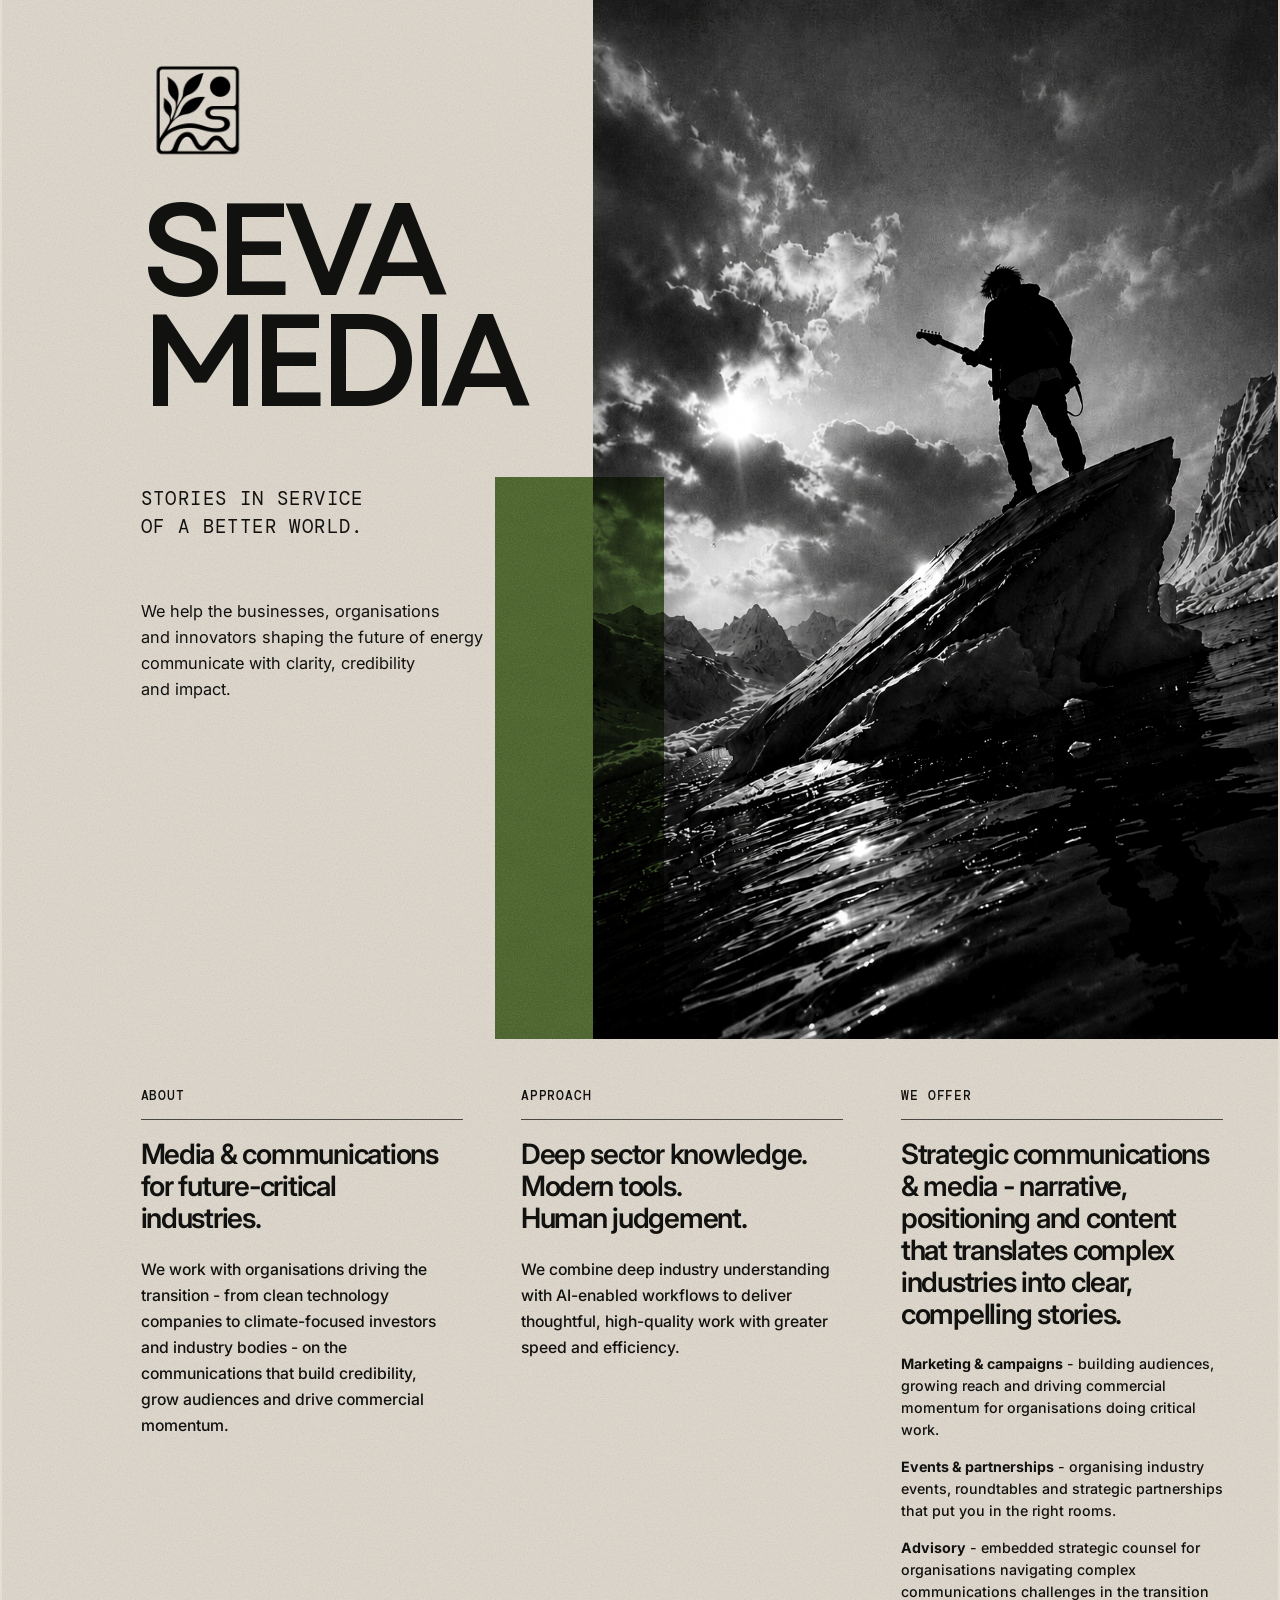
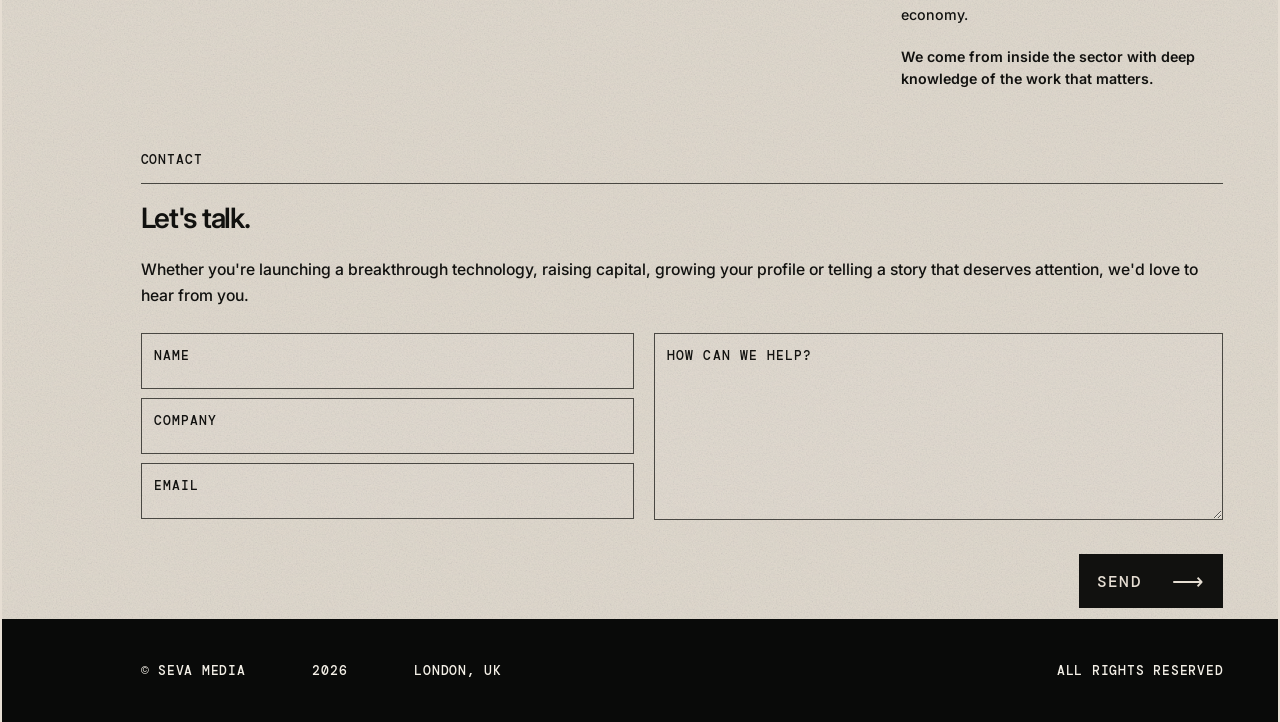
<file: index.html>
<!doctype html>
<html lang="en">
  <head>
    <meta charset="UTF-8" />
    <meta name="viewport" content="width=device-width, initial-scale=1.0" />
    <meta
      name="description"
      content="Seva Media — stories in service of a better world."
    />
    <title>Seva Media</title>
    <link rel="preconnect" href="https://fonts.googleapis.com" />
    <link rel="preconnect" href="https://fonts.gstatic.com" crossorigin />
    <link
      href="https://fonts.googleapis.com/css2?family=Bodoni+Moda:opsz,wght@6..96,400;6..96,500&amp;family=DM+Mono:wght@400;500&amp;family=Inter:wght@400;500&amp;display=swap"
      rel="stylesheet"
    />
    <link rel="stylesheet" href="styles.css?v=20260626-1" />
  </head>
  <body>
    <main>
      <section class="hero">
        <section class="intro" aria-labelledby="page-title">
          <img
            class="logo"
            src="assets/seva-logo.png"
            alt="Seva Media"
            width="500"
            height="500"
          />

          <div class="content">
            <h1 id="page-title">
              <span>Seva</span>
              <span>Media</span>
            </h1>

            <p class="eyebrow">Stories in service<br />of a better world.</p>

            <p class="description">
              <span>We help the businesses, organisations</span>
              <span>and innovators shaping the future of energy</span>
              <span>communicate with clarity, credibility</span>
              <span>and impact.</span>
            </p>

          </div>
        </section>

        <section class="visual" id="work" aria-label="Featured work">
          <img
            src="assets/seva-hero.png"
            alt="A guitarist standing on a mountain beneath a dramatic sky"
          />
        </section>

        <div class="accent" aria-hidden="true"></div>
      </section>

      <section class="information" id="contact" aria-label="About and contact">
        <div class="information-grid">
          <details class="info-column" open>
            <summary class="section-label">About</summary>
            <div class="accordion-content">
              <h2>Media &amp; communications<br />for future-critical<br />industries.</h2>
              <p>
                We work with organisations driving the transition - from clean
                technology companies to climate-focused investors and industry
                bodies - on the communications that build credibility, grow
                audiences and drive commercial momentum.
              </p>
            </div>
          </details>

          <details class="info-column">
            <summary class="section-label">Approach</summary>
            <div class="accordion-content">
              <h2>Deep sector knowledge.<br />Modern tools.<br />Human judgement.</h2>
              <p>
                We combine deep industry understanding with AI-enabled workflows
                to deliver thoughtful, high-quality work with greater speed and
                efficiency.
              </p>
            </div>
          </details>

          <details class="info-column offer-column">
            <summary class="section-label">We offer</summary>
            <div class="accordion-content">
              <div class="services-list">
                <p class="service-highlight">
                  Strategic communications &amp; media - narrative,
                  positioning and content that translates complex industries into
                  clear, compelling stories.
                </p>
                <p>
                  <strong>Marketing &amp; campaigns</strong> - building audiences,
                  growing reach and driving commercial momentum for organisations
                  doing critical work.
                </p>
                <p>
                  <strong>Events &amp; partnerships</strong> - organising industry
                  events, roundtables and strategic partnerships that put you in
                  the right rooms.
                </p>
                <p>
                  <strong>Advisory</strong> - embedded strategic counsel for
                  organisations navigating complex communications challenges in
                  the transition economy.
                </p>
                <p class="services-closing">
                  We come from inside the sector with deep knowledge of the work
                  that matters.
                </p>
              </div>
            </div>
          </details>

          <article class="info-column contact-column">
            <p class="section-label">Contact</p>
            <div class="accordion-content">
              <h2>Let's talk.</h2>
              <p>
                Whether you're launching a breakthrough technology, raising
                capital, growing your profile or telling a story that deserves
                attention, we'd love to hear from you.
              </p>
            </div>
          </article>
        </div>

        <form
          class="contact-form"
          aria-labelledby="contact-form-title"
          data-form-endpoint="https://script.google.com/macros/s/AKfycbzXN8GrOaYs2-wfCzXuSLU0PT6qmeWUWmFXyFQ-EQiJM0jjgsugQGW2OXPlBOXzmbiPnQ/exec"
        >
          <h2 class="visually-hidden" id="contact-form-title">Contact form</h2>
          <div class="field-stack">
            <label>
              <span>Name</span>
              <input type="text" name="name" autocomplete="name" required />
            </label>
            <label>
              <span>Company</span>
              <input type="text" name="company" autocomplete="organization" />
            </label>
            <label>
              <span>Email</span>
              <input
                type="email"
                name="email"
                autocomplete="email"
                inputmode="email"
                required
              />
            </label>
          </div>

          <label class="message-field">
            <span>How can we help?</span>
            <textarea name="message" required></textarea>
          </label>

          <label class="honeypot" aria-hidden="true" tabindex="-1">
            <span>Website</span>
            <input
              type="text"
              name="website"
              autocomplete="off"
              tabindex="-1"
            />
          </label>

          <button type="submit">
            <span>Send</span>
            <span class="arrow" aria-hidden="true">⟶</span>
          </button>
          <p class="form-status" role="status" aria-live="polite"></p>
        </form>
      </section>
    </main>

    <footer>
      <span>© Seva Media</span>
      <span>2026</span>
      <span>London, UK</span>
      <span>All rights reserved</span>
    </footer>
    <script src="script.js?v=20260626-2"></script>
  </body>
</html>
</file>
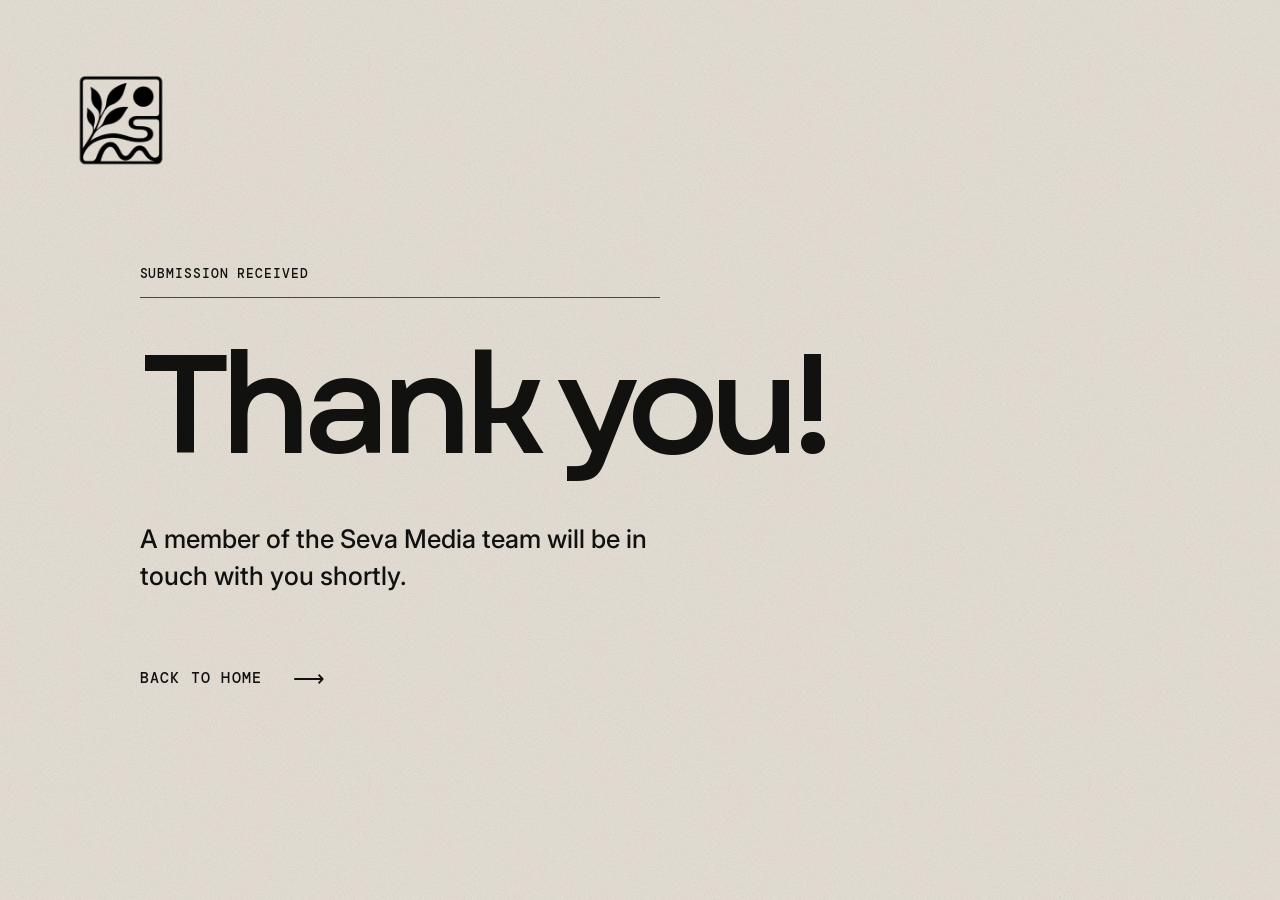
<file: thank-you.html>
<!doctype html>
<html lang="en">
  <head>
    <meta charset="UTF-8" />
    <meta name="viewport" content="width=device-width, initial-scale=1.0" />
    <meta
      name="description"
      content="Thank you for contacting Seva Media."
    />
    <title>Thank You | Seva Media</title>
    <link rel="preconnect" href="https://fonts.googleapis.com" />
    <link rel="preconnect" href="https://fonts.gstatic.com" crossorigin />
    <link
      href="https://fonts.googleapis.com/css2?family=Bodoni+Moda:opsz,wght@6..96,400;6..96,500&amp;family=DM+Mono:wght@400;500&amp;family=Inter:wght@400;500;600&amp;display=swap"
      rel="stylesheet"
    />
    <link rel="stylesheet" href="styles.css?v=20260626-2" />
  </head>
  <body class="thank-you-page">
    <main class="thank-you-main" aria-labelledby="thank-you-title">
      <a class="thank-you-logo-link" href="index.html" aria-label="Seva Media home">
        <img
          class="thank-you-logo"
          src="assets/seva-logo.png"
          alt="Seva Media"
          width="500"
          height="500"
        />
      </a>

      <section class="thank-you-card">
        <p class="section-label">Submission received</p>
        <h1 id="thank-you-title">Thank you!</h1>
        <p>
          A member of the Seva Media team will be in touch with you shortly.
        </p>
        <a class="thank-you-link" href="index.html">
          <span>Back to home</span>
          <span class="arrow" aria-hidden="true">⟶</span>
        </a>
      </section>
    </main>
  </body>
</html>
</file>
<file: styles.css>
:root {
  --paper: #e6ded3;
  --ink: #11110f;
  --olive: #566b3d;
  --layout-unit: min(1vw, 1.235vh);
}

@font-face {
  font-family: "Garet";
  src: url("assets/fonts/Garet-Variable.woff2") format("woff2");
  font-style: normal;
  font-weight: 100 900;
  font-display: swap;
}

* {
  box-sizing: border-box;
}

.visually-hidden {
  position: absolute;
  width: 1px;
  height: 1px;
  padding: 0;
  margin: -1px;
  overflow: hidden;
  clip: rect(0, 0, 0, 0);
  white-space: nowrap;
  border: 0;
}

html {
  scroll-behavior: smooth;
}

body {
  margin: 0;
  padding-inline: clamp(2px, 0.18vw, 4px);
  color: var(--ink);
  background: var(--paper);
  font-family: "Inter", sans-serif;
}

.intro,
.information {
  position: relative;
  isolation: isolate;
  background-color: var(--paper);
  background-image: url("assets/paper-grain.svg");
  background-repeat: repeat;
  background-size: 360px 360px;
}

.intro::before,
.information::before {
  position: absolute;
  z-index: 0;
  inset: 0;
  background-image: url("assets/paper-grain.svg");
  background-position: 173px 91px;
  background-size: 520px 520px;
  content: "";
  mix-blend-mode: multiply;
  opacity: 0.18;
  pointer-events: none;
}

.intro > *,
.information > * {
  position: relative;
  z-index: 1;
}

.hero {
  --hero-height: 81.2vw;
  --hero-unit: 1vw;
  position: relative;
  display: grid;
  grid-template-columns: 46.35% 53.65%;
  width: 100%;
  height: var(--hero-height);
  min-height: 0;
  overflow: hidden;
}

.intro {
  position: relative;
  z-index: 2;
  display: flex;
  flex-direction: column;
  min-height: 0;
  padding: 4.2vw 4.8vw;
}

.logo {
  width: 8.9vw;
  height: auto;
  object-fit: contain;
  transform: translateX(6vw);
}

.content {
  position: absolute;
  top: 20.4vw;
  right: 4.8vw;
  bottom: 4.8vw;
  left: 4.8vw;
  display: block;
  transform: translateX(6vw);
}

@media (min-aspect-ratio: 1/1) and (min-width: 601px) {
  .content {
    top: 15.2vw;
  }
}

h1 {
  display: block;
  width: 36.15vw;
  max-width: 100%;
  margin: 0;
  font-family: "Garet", "Inter", sans-serif;
  font-size: 10.15vw;
  font-weight: 500;
  line-height: 0.86;
  letter-spacing: -0.07em;
  text-align: left;
  text-transform: uppercase;
}

h1 span {
  display: block;
  width: max-content;
  max-width: 100%;
  white-space: nowrap;
}

.eyebrow {
  margin: calc(5.2 * var(--hero-unit)) 0 0;
  font-family: "DM Mono", monospace;
  font-size: calc(1.46 * var(--hero-unit));
  line-height: 1.55;
  letter-spacing: 0.075em;
  text-transform: uppercase;
}

.description {
  max-width: none;
  margin: calc(4.45 * var(--hero-unit)) 0 0;
  font-size: calc(1.28 * var(--hero-unit));
  line-height: 1.58;
}

.description span {
  display: block;
  white-space: nowrap;
}

.arrow {
  display: inline-block;
  font-family: Arial, sans-serif;
  font-size: calc(2 * var(--layout-unit));
  font-weight: 300;
  letter-spacing: 0;
  transition: transform 180ms ease;
}

.visual {
  position: relative;
  min-width: 0;
  height: var(--hero-height);
  min-height: 0;
  overflow: hidden;
  background: #32322f;
}

.visual::after {
  position: absolute;
  z-index: 2;
  inset: 0;
  background:
    linear-gradient(90deg, rgba(0, 0, 0, 0.11), transparent 20%),
    radial-gradient(ellipse at center, transparent 52%, rgba(0, 0, 0, 0.15));
  content: "";
  pointer-events: none;
}

.visual::before {
  position: absolute;
  z-index: 1;
  inset: 0;
  background-image: url("data:image/svg+xml,%3Csvg viewBox='0 0 180 180' xmlns='http://www.w3.org/2000/svg'%3E%3Cfilter id='n'%3E%3CfeTurbulence type='fractalNoise' baseFrequency='.8' numOctaves='4' seed='12' stitchTiles='stitch'/%3E%3CfeColorMatrix type='saturate' values='0'/%3E%3C/filter%3E%3Crect width='100%25' height='100%25' filter='url(%23n)' opacity='.65'/%3E%3C/svg%3E");
  background-size: 170px 170px;
  content: "";
  mix-blend-mode: soft-light;
  opacity: 0.3;
  pointer-events: none;
}

.visual img {
  position: absolute;
  inset: 0;
  display: block;
  width: 100%;
  height: 100%;
  object-fit: cover;
  object-position: 50% 48%;
  filter: contrast(1.03);
}

.accent {
  position: absolute;
  z-index: 3;
  top: 37.3vw;
  bottom: 0;
  left: 38.6%;
  width: 13.25%;
  height: auto;
  background-color: rgba(78, 98, 55, 0.76);
  background-image:
    url("assets/olive-grain.svg"),
    url("assets/olive-grain.svg");
  background-position:
    0 0,
    91px 147px;
  background-repeat: repeat;
  background-size:
    190px 190px,
    340px 340px;
  background-blend-mode: soft-light;
  mix-blend-mode: multiply;
  opacity: 0.92;
  pointer-events: none;
}

.accent::after {
  position: absolute;
  inset: 0;
  background-image: url("assets/olive-grain.svg");
  background-position: 137px 53px;
  background-size: 390px 390px;
  content: "";
  mix-blend-mode: overlay;
  opacity: 0.4;
}

.information {
  padding: calc(4.3 * var(--layout-unit)) calc(4.88 * var(--layout-unit))
    var(--layout-unit);
  padding-left: 10.8vw;
}

.information-grid {
  display: grid;
  grid-template-columns: repeat(3, minmax(0, 1fr));
  column-gap: calc(5.2 * var(--layout-unit));
  row-gap: calc(2.4 * var(--layout-unit));
}

.section-label {
  display: block;
  list-style: none;
  margin: 0 0 calc(1.7 * var(--layout-unit));
  padding-bottom: calc(1.35 * var(--layout-unit));
  border-bottom: 1px solid rgba(17, 17, 15, 0.72);
  font-family: "DM Mono", monospace;
  font-size: calc(1.15 * var(--layout-unit));
  font-weight: 500;
  letter-spacing: 0.07em;
  text-transform: uppercase;
}

.section-label::-webkit-details-marker {
  display: none;
}

.accordion-content {
  display: block;
}

.accordion-content h2 {
  margin: 0;
  font-size: calc(2.52 * var(--layout-unit));
  font-weight: 600;
  line-height: 1.14;
  letter-spacing: -0.045em;
}

.accordion-content > p {
  max-width: calc(28 * var(--layout-unit));
  margin: calc(1.95 * var(--layout-unit)) 0 0;
  font-size: calc(1.42 * var(--layout-unit));
  font-weight: 500;
  line-height: 1.65;
}

.services-list {
  max-width: 100%;
  margin-top: 0;
}

.services-list p {
  margin: 0 0 calc(1.35 * var(--layout-unit));
  font-size: calc(1.28 * var(--layout-unit));
  font-weight: 500;
  line-height: 1.55;
}

.services-list strong {
  font-weight: 700;
}

.services-list .service-highlight {
  margin-bottom: calc(2 * var(--layout-unit));
  font-size: calc(2.52 * var(--layout-unit));
  font-weight: 600;
  line-height: 1.14;
  letter-spacing: -0.045em;
}

.services-list .services-closing {
  margin-top: calc(1.8 * var(--layout-unit));
  font-weight: 600;
}

.contact-column {
  grid-column: 1 / -1;
  width: auto;
  margin-top: calc(1.8 * var(--layout-unit));
}

.contact-column .accordion-content > p {
  max-width: none;
}

.contact-form {
  display: grid;
  grid-template-columns: 46.4fr 53.6fr;
  gap: calc(1.82 * var(--layout-unit));
  margin-top: calc(2.2 * var(--layout-unit));
}

.field-stack {
  display: grid;
  gap: calc(0.73 * var(--layout-unit));
}

.contact-form label {
  position: relative;
  display: block;
}

.honeypot {
  position: absolute !important;
  width: 1px;
  height: 1px;
  opacity: 0;
  pointer-events: none;
  clip: rect(0, 0, 0, 0);
}

.contact-form label > span {
  position: absolute;
  z-index: 1;
  top: calc(1.22 * var(--layout-unit));
  left: calc(1.22 * var(--layout-unit));
  font-family: "DM Mono", monospace;
  font-size: calc(1.15 * var(--layout-unit));
  font-weight: 500;
  letter-spacing: 0.08em;
  text-transform: uppercase;
  pointer-events: none;
}

.contact-form input,
.contact-form textarea {
  width: 100%;
  border: 1px solid rgba(17, 17, 15, 0.72);
  border-radius: 0;
  outline: 0;
  color: var(--ink);
  background: rgba(255, 255, 255, 0.04);
  font: inherit;
  font-weight: 500;
  transition:
    background 160ms ease,
    border-color 160ms ease;
}

.contact-form input {
  height: calc(5 * var(--layout-unit));
  padding: calc(2.3 * var(--layout-unit)) calc(1.22 * var(--layout-unit))
    calc(0.6 * var(--layout-unit));
}

.contact-form textarea {
  height: 100%;
  min-height: calc(16.45 * var(--layout-unit));
  padding: calc(3.53 * var(--layout-unit))
    calc(1.22 * var(--layout-unit)) calc(1.22 * var(--layout-unit));
  resize: vertical;
}

.contact-form input:focus,
.contact-form textarea:focus {
  border-color: var(--ink);
  background: rgba(255, 255, 255, 0.28);
}

.contact-form button {
  display: inline-flex;
  grid-column: 2;
  justify-self: end;
  align-items: center;
  gap: calc(2.7 * var(--layout-unit));
  min-width: calc(13 * var(--layout-unit));
  margin-top: calc(1.2 * var(--layout-unit));
  padding: calc(1.15 * var(--layout-unit)) calc(1.5 * var(--layout-unit));
  border: 1px solid var(--ink);
  color: var(--paper);
  background: var(--ink);
  font-family: "DM Mono", monospace;
  font-size: calc(1.42 * var(--layout-unit));
  font-weight: 500;
  letter-spacing: 0.085em;
  text-transform: uppercase;
  cursor: pointer;
}

.contact-form button:hover .arrow,
.contact-form button:focus-visible .arrow {
  transform: translateX(7px);
}

.contact-form button:hover {
  color: var(--ink);
  background: transparent;
}

.contact-form button:focus-visible {
  outline: 2px solid var(--ink);
  outline-offset: 4px;
}

.contact-form button:disabled {
  cursor: wait;
  opacity: 0.64;
}

.form-status {
  grid-column: 2;
  justify-self: end;
  max-width: calc(32 * var(--layout-unit));
  margin: calc(0.55 * var(--layout-unit)) 0 0;
  font-size: calc(1.12 * var(--layout-unit));
  font-weight: 500;
  line-height: 1.45;
  text-align: right;
}

.form-status:empty {
  display: none;
}

.form-status[data-status="success"] {
  color: #26371e;
}

.form-status[data-status="error"] {
  color: #6f221f;
}

footer {
  display: grid;
  grid-template-columns: auto auto 1fr auto;
  gap: calc(6 * var(--layout-unit));
  align-items: center;
  min-height: calc(9.25 * var(--layout-unit));
  padding: calc(2.92 * var(--layout-unit))
    calc(4.88 * var(--layout-unit));
  padding-left: 10.8vw;
  color: #f4f0e7;
  background: #090a09;
  font-family: "DM Mono", monospace;
  font-size: calc(1.15 * var(--layout-unit));
  font-weight: 500;
  letter-spacing: 0.06em;
  text-transform: uppercase;
}

.thank-you-page {
  min-height: 100vh;
  padding-inline: 0;
  background-color: var(--paper);
  background-image: url("assets/paper-grain.svg");
  background-repeat: repeat;
  background-size: 360px 360px;
}

.thank-you-main {
  position: relative;
  display: grid;
  min-height: 100vh;
  padding: clamp(28px, 5vw, 68px);
  isolation: isolate;
}

.thank-you-main::before {
  position: absolute;
  z-index: 0;
  inset: 0;
  background-image: url("assets/paper-grain.svg");
  background-position: 173px 91px;
  background-size: 520px 520px;
  content: "";
  mix-blend-mode: multiply;
  opacity: 0.18;
  pointer-events: none;
}

.thank-you-logo-link,
.thank-you-card {
  position: relative;
  z-index: 1;
}

.thank-you-logo-link {
  width: clamp(62px, 8.9vw, 128px);
  height: max-content;
}

.thank-you-logo {
  display: block;
  width: 100%;
  height: auto;
}

.thank-you-card {
  align-self: center;
  max-width: 760px;
  margin-left: clamp(0px, 5.9vw, 92px);
  padding-bottom: clamp(60px, 9vw, 120px);
}

.thank-you-card .section-label {
  max-width: 520px;
  margin-bottom: clamp(28px, 3.5vw, 50px);
}

.thank-you-card h1 {
  width: auto;
  max-width: none;
  font-size: clamp(76px, 11vw, 170px);
  font-weight: 520;
  line-height: 0.9;
  letter-spacing: -0.07em;
  text-transform: none;
}

.thank-you-card p:not(.section-label) {
  max-width: 580px;
  margin: clamp(30px, 4vw, 56px) 0 0;
  font-size: clamp(18px, 2vw, 28px);
  font-weight: 500;
  line-height: 1.45;
}

.thank-you-link {
  display: inline-flex;
  align-items: center;
  gap: clamp(18px, 2.4vw, 34px);
  margin-top: clamp(42px, 5.5vw, 76px);
  color: var(--ink);
  font-family: "DM Mono", monospace;
  font-size: clamp(14px, 1.2vw, 18px);
  font-weight: 500;
  letter-spacing: 0.08em;
  text-decoration: none;
  text-transform: uppercase;
}

.thank-you-link:hover .arrow,
.thank-you-link:focus-visible .arrow {
  transform: translateX(7px);
}

@media (max-width: 600px) {
  body {
    padding-inline: 0;
  }

  .hero {
    --hero-height: auto;
    display: block;
    height: auto;
    min-height: auto;
    overflow: hidden;
  }

  .intro {
    min-height: clamp(520px, 100vw, 550px);
    padding: 28px 26px 32px;
  }

  .logo {
    width: 62px;
    transform: none;
  }

  .content {
    position: static;
    display: flex;
    flex: 1;
    flex-direction: column;
    align-items: flex-start;
    padding-top: 46px;
    transform: none;
  }

  h1 {
    width: auto;
    max-width: 100%;
    font-size: clamp(68px, 20vw, 104px);
  }

  .eyebrow {
    margin-top: 38px;
    font-size: 12px;
    line-height: 1.5;
  }

  .description {
    max-width: min(310px, 100%);
    margin-top: 38px;
    font-size: 13px;
    line-height: 1.6;
  }

  .description span {
    display: inline;
    white-space: normal;
  }

  .description span:not(:last-child)::after {
    content: " ";
  }

  .visual {
    position: relative;
    inset: auto;
    height: min(78svh, 760px);
    min-height: 540px;
  }

  .visual img {
    position: absolute;
    inset: 0;
    width: 100%;
    height: 100%;
    object-position: center 42%;
  }

  .accent {
    display: none;
  }

  .information {
    padding: 42px 26px 50px;
  }

  .information-grid {
    grid-template-columns: 1fr;
    gap: 0;
  }

  .info-column {
    border-bottom: 1px solid rgba(17, 17, 15, 0.72);
  }

  .section-label {
    position: relative;
    margin: 0;
    padding: 20px 34px 20px 0;
    border: 0;
    font-size: 14px;
    font-weight: 500;
    cursor: pointer;
  }

  .section-label::after {
    position: absolute;
    top: 50%;
    right: 2px;
    content: "+";
    font-family: "DM Mono", monospace;
    font-size: 18px;
    line-height: 1;
    transform: translateY(-50%);
  }

  .info-column[open] > .section-label::after {
    content: "−";
  }

  .accordion-content {
    display: none;
    padding: 4px 0 30px;
  }

  .info-column[open] > .accordion-content {
    display: block;
  }

  .contact-column {
    grid-column: auto;
    width: auto;
    margin-top: 0;
    padding-top: 20px;
  }

  .contact-column > .section-label {
    cursor: default;
  }

  .contact-column > .section-label::after {
    content: none;
  }

  .contact-column > .accordion-content {
    display: block;
  }

  .accordion-content h2 {
    font-size: 30px;
    font-weight: 600;
    line-height: 1.12;
  }

  .accordion-content > p {
    max-width: 100%;
    font-size: 16px;
    font-weight: 500;
    line-height: 1.65;
  }

  .services-list {
    max-width: 100%;
    margin-top: 24px;
  }

  .services-list p {
    margin-bottom: 20px;
    font-size: 16px;
    font-weight: 500;
    line-height: 1.65;
  }

  .services-list .services-closing {
    margin-top: 26px;
    font-weight: 600;
  }

  .services-list .service-highlight {
    margin-bottom: 26px;
    font-size: 30px;
    font-weight: 600;
    line-height: 1.12;
    letter-spacing: -0.045em;
  }

  .contact-form {
    grid-template-columns: 1fr;
    margin-top: 48px;
  }

  .contact-form label > span {
    top: 15px;
    left: 15px;
    font-size: 14px;
    font-weight: 500;
  }

  .contact-form input,
  .contact-form textarea {
    font-size: 16px;
    font-weight: 500;
  }

  .contact-form input {
    height: 64px;
    padding: 30px 15px 8px;
  }

  .contact-form textarea {
    min-height: 210px;
    padding: 42px 15px 15px;
  }

  .contact-form button {
    grid-column: 1;
    justify-self: stretch;
    justify-content: center;
    margin-top: 20px;
    min-height: 54px;
    padding: 15px 18px;
    font-size: 16px;
    font-weight: 500;
  }

  .form-status {
    grid-column: 1;
    justify-self: stretch;
    max-width: 100%;
    margin-top: 10px;
    font-size: 14px;
    text-align: left;
  }

  footer {
    grid-template-columns: 1fr 1fr;
    gap: 22px;
    min-height: 150px;
    padding: 34px 26px;
    font-size: 13px;
    font-weight: 500;
    line-height: 1.5;
  }

  footer span:nth-child(even) {
    text-align: right;
  }

  .thank-you-main {
    min-height: 100svh;
    padding: 28px 26px 48px;
  }

  .thank-you-logo-link {
    width: 62px;
  }

  .thank-you-card {
    align-self: center;
    margin-left: 0;
    padding-bottom: 36px;
  }

  .thank-you-card .section-label {
    margin-bottom: 34px;
    padding-right: 0;
  }

  .thank-you-card .section-label::after {
    content: none;
  }

  .thank-you-card h1 {
    font-size: clamp(68px, 20vw, 104px);
  }

  .thank-you-card p:not(.section-label) {
    margin-top: 36px;
    font-size: 18px;
    line-height: 1.5;
  }

  .thank-you-link {
    margin-top: 46px;
    font-size: 14px;
  }
}

@media (max-height: 700px) and (min-width: 821px) {
  .eyebrow {
    margin-top: 25px;
  }

  .description {
    margin-top: 22px;
  }
}
</file>
